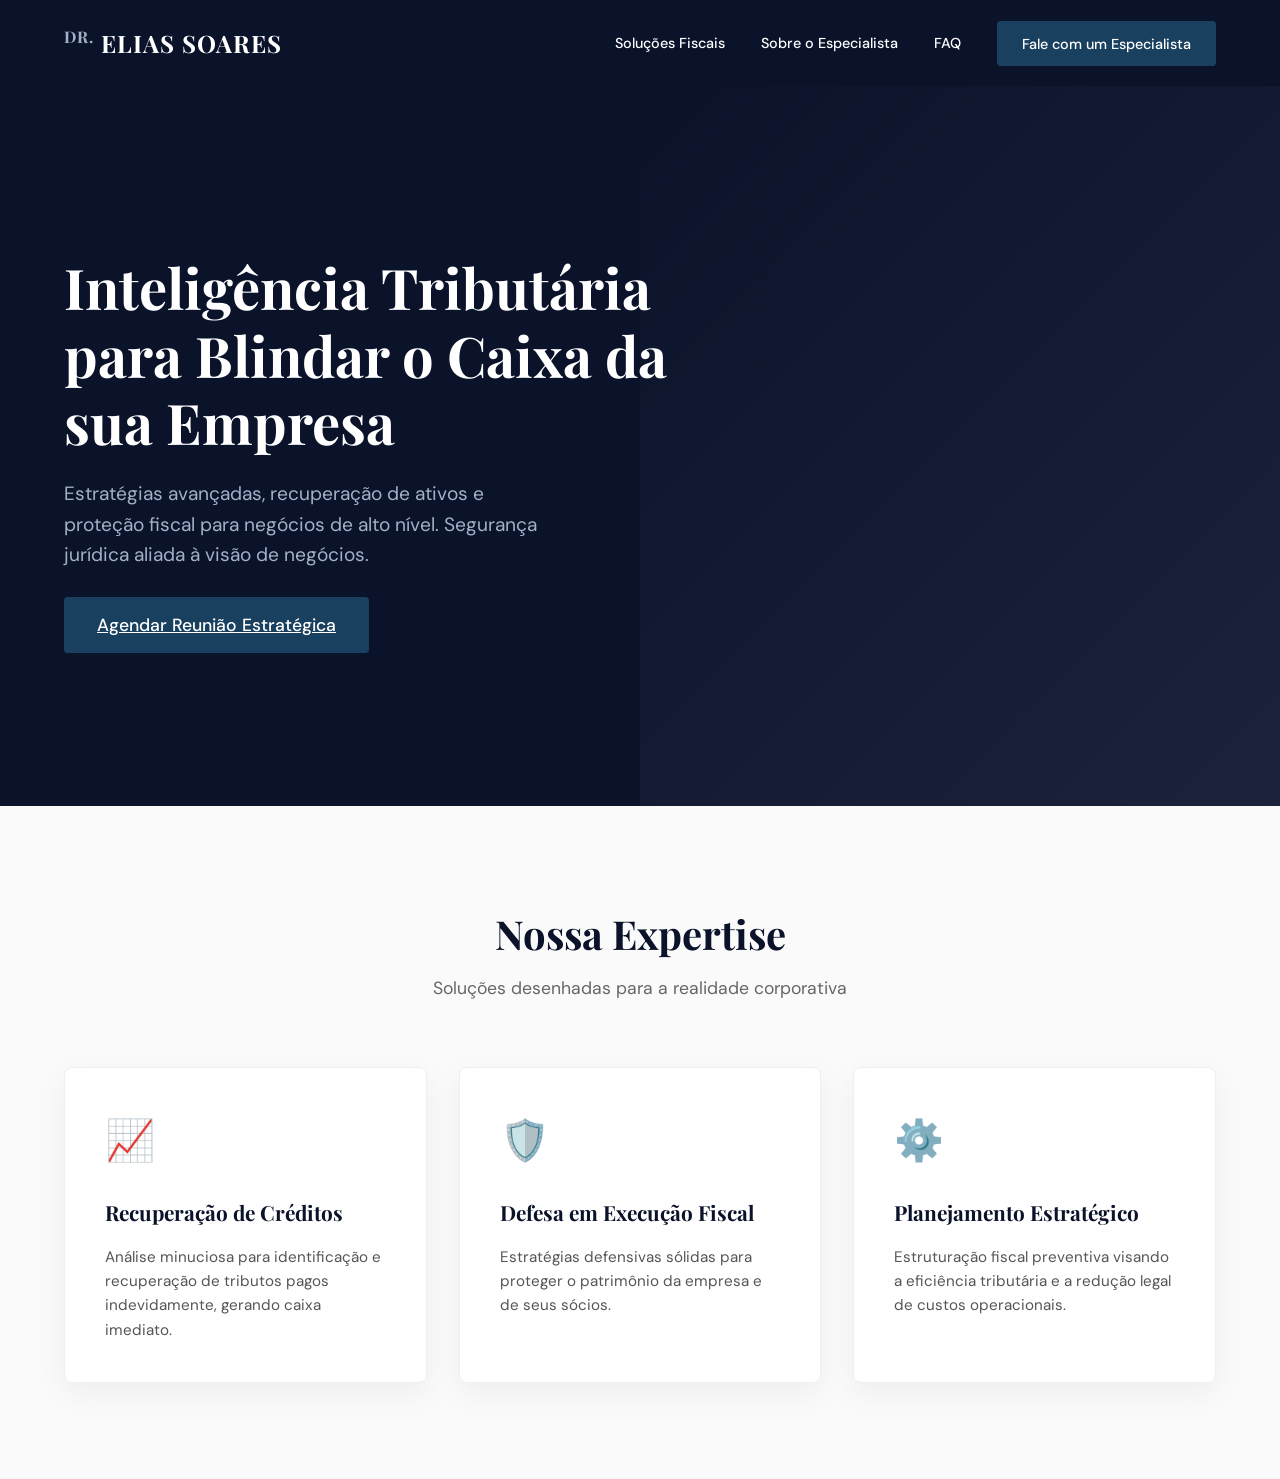
<file: templates/index.html>
<!DOCTYPE html>
<html lang="pt-BR">
<head>
    <meta charset="UTF-8">
    <meta name="viewport" content="width=device-width, initial-scale=1.0">
    <meta name="description" content="Dr. Elias Soares, Especialista em Direito Tributário e Soluções Fiscais. Recuperação de créditos tributários, defesa em execução fiscal e inteligência para B2B.">
    <title>Dr. Elias Soares | Especialista em Direito Tributário e Soluções Fiscais</title>
    
    <!-- Schema Markup (AIO e SEO) -->
    <script type="application/ld+json">
    {
      "@context": "https://schema.org",
      "@graph": [
        {
          "@type": "Person",
          "@id": "https://dreliassoares.com.br/#person",
          "name": "Elias Soares",
          "jobTitle": "Especialista em Direito Tributário",
          "url": "https://dreliassoares.com.br",
          "description": "Especialista focado em recuperação de créditos tributários e soluções fiscais estratégicas para empresas."
        },
        {
          "@type": "LegalService",
          "@id": "https://dreliassoares.com.br/#office",
          "name": "Dr. Elias Soares - Soluções Fiscais",
          "url": "https://dreliassoares.com.br",
          "founder": {"@id": "https://dreliassoares.com.br/#person"},
          "description": "Inteligência tributária e soluções focadas na recuperação de caixa para o setor B2B.",
          "priceRange": "$$$"
        }
      ]
    }
    </script>

    <link rel="preconnect" href="https://fonts.googleapis.com">
    <link rel="preconnect" href="https://fonts.gstatic.com" crossorigin>
    <link href="https://fonts.googleapis.com/css2?family=DM+Sans:opsz,wght@9..40,400;9..40,500;9..40,700&family=Playfair+Display:wght@400;600;700&display=swap" rel="stylesheet">
    <link rel="stylesheet" href="style.css">
</head>
<body>
    <nav class="navbar">
        <div class="logo">
            <span class="dr">DR.</span> ELIAS SOARES
        </div>
        <div class="nav-links">
            <a href="#solucoes">Soluções Fiscais</a>
            <a href="#sobre">Sobre o Especialista</a>
            <a href="#faq">FAQ</a>
            <a href="#contato" class="btn-primary">Fale com um Especialista</a>
        </div>
    </nav>

    <header class="hero">
        <div class="hero-content">
            <h1>Inteligência Tributária para Blindar o Caixa da sua Empresa</h1>
            <p>Estratégias avançadas, recuperação de ativos e proteção fiscal para negócios de alto nível. Segurança jurídica aliada à visão de negócios.</p>
            <a href="#contato" class="btn-primary large">Agendar Reunião Estratégica</a>
        </div>
    </header>

    <section id="solucoes" class="services">
        <div class="section-title">
            <h2>Nossa Expertise</h2>
            <p>Soluções desenhadas para a realidade corporativa</p>
        </div>
        <div class="cards-container">
            <div class="card">
                <div class="icon">📈</div>
                <h3>Recuperação de Créditos</h3>
                <p>Análise minuciosa para identificação e recuperação de tributos pagos indevidamente, gerando caixa imediato.</p>
            </div>
            <div class="card">
                <div class="icon">🛡️</div>
                <h3>Defesa em Execução Fiscal</h3>
                <p>Estratégias defensivas sólidas para proteger o patrimônio da empresa e de seus sócios.</p>
            </div>
            <div class="card">
                <div class="icon">⚙️</div>
                <h3>Planejamento Estratégico</h3>
                <p>Estruturação fiscal preventiva visando a eficiência tributária e a redução legal de custos operacionais.</p>
            </div>
        </div>
    </section>
</body>
</html>
</file>
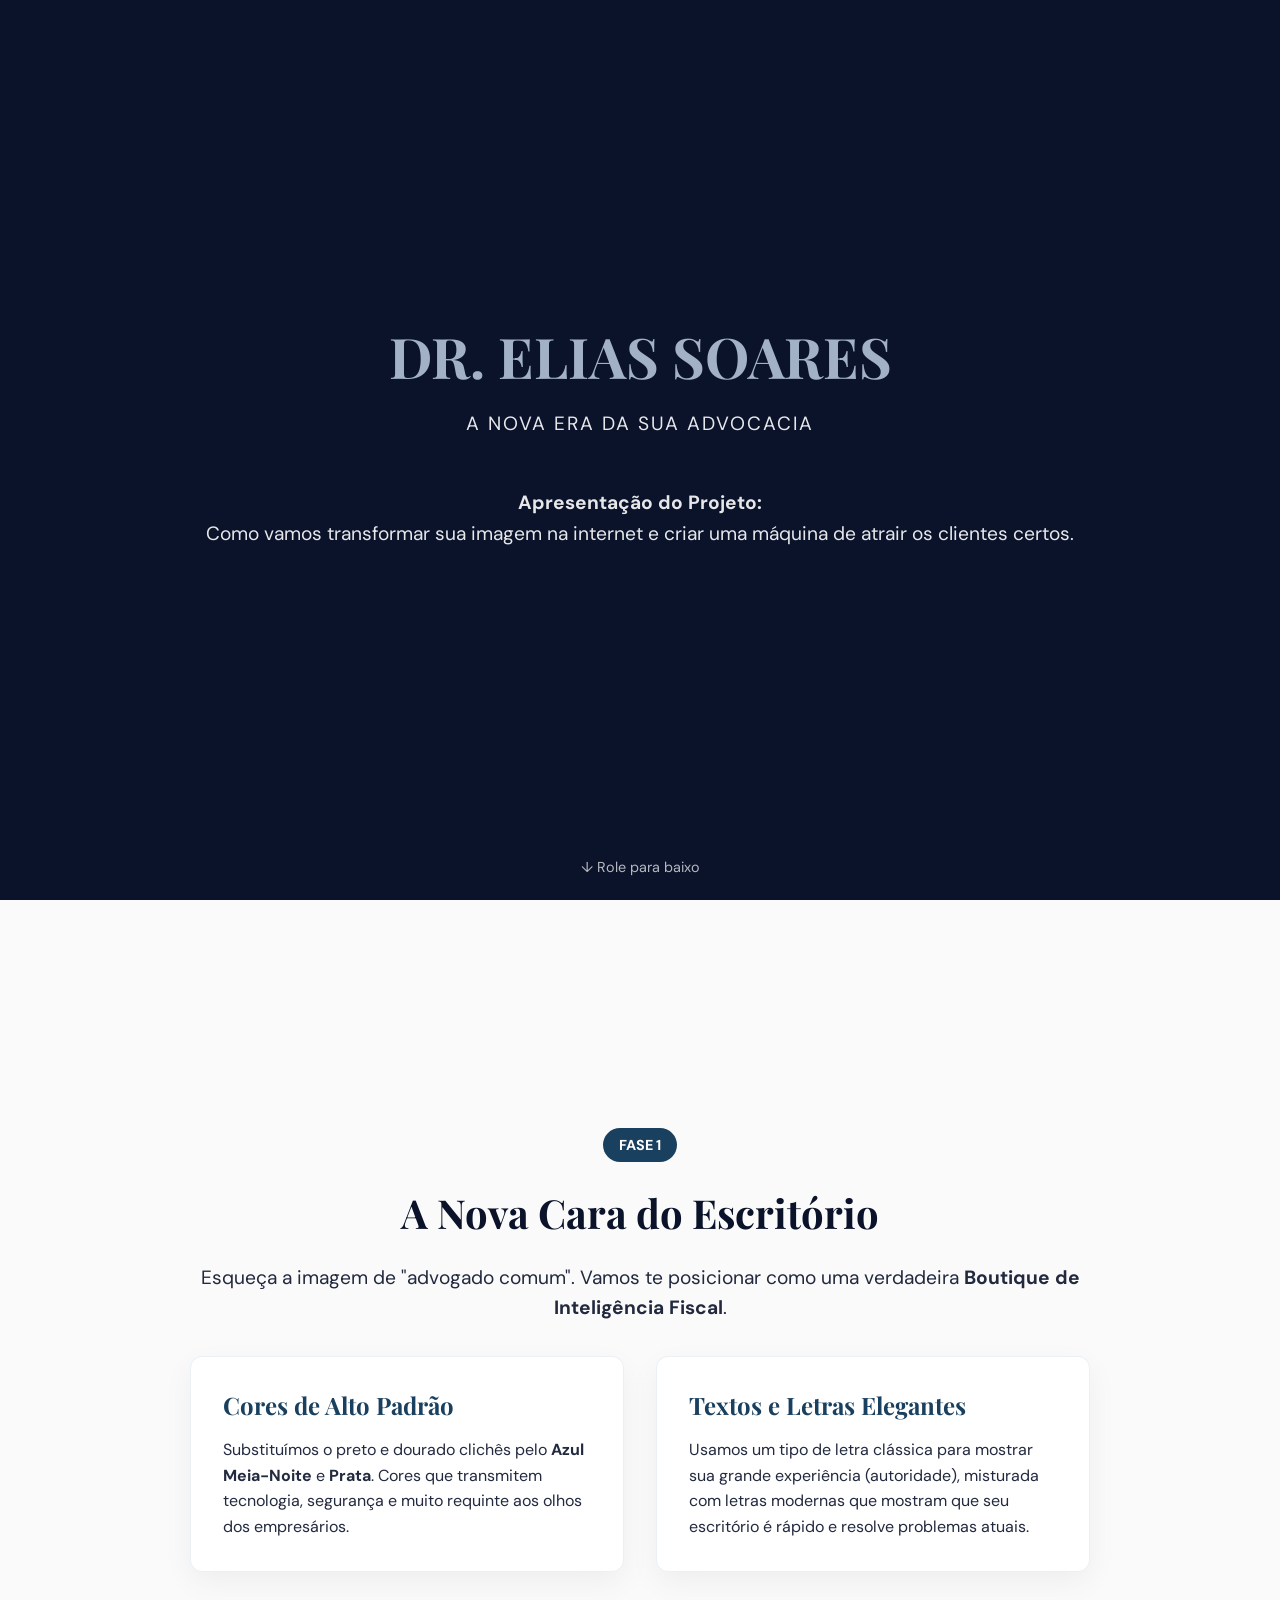
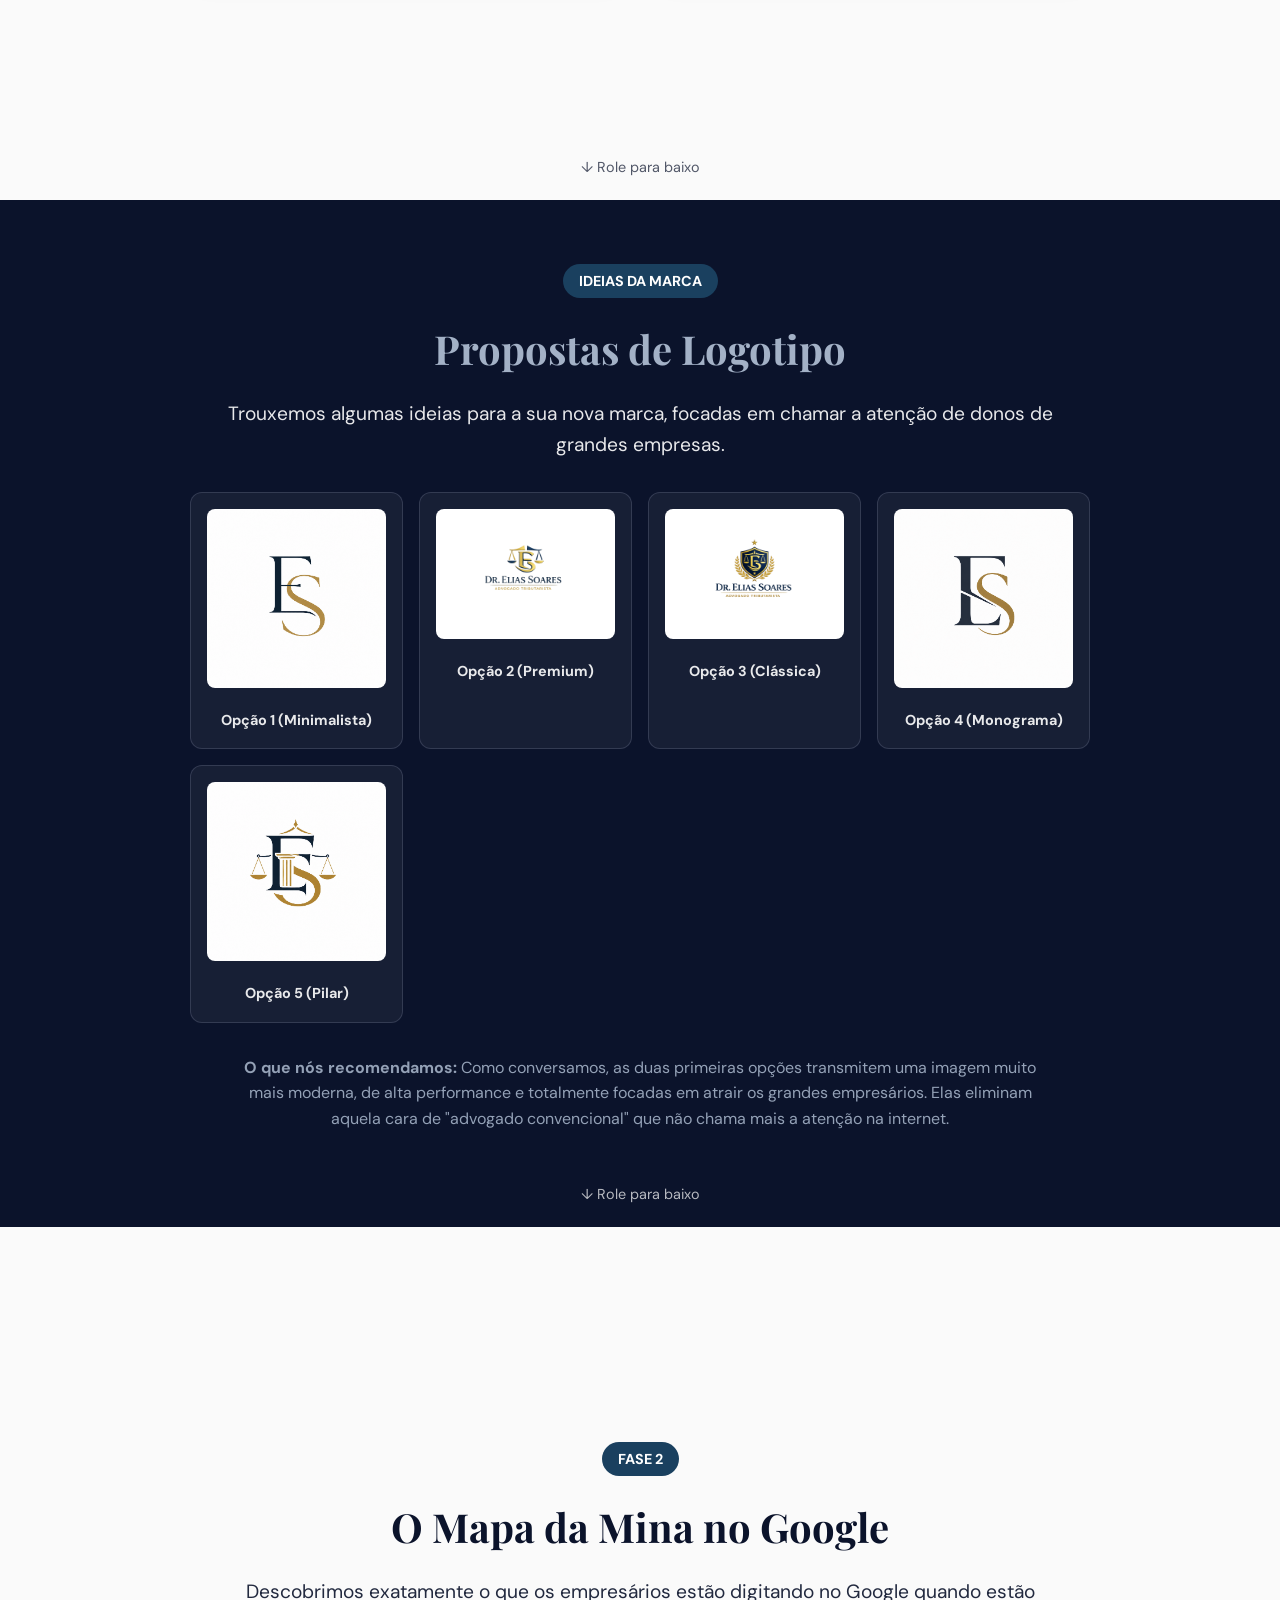
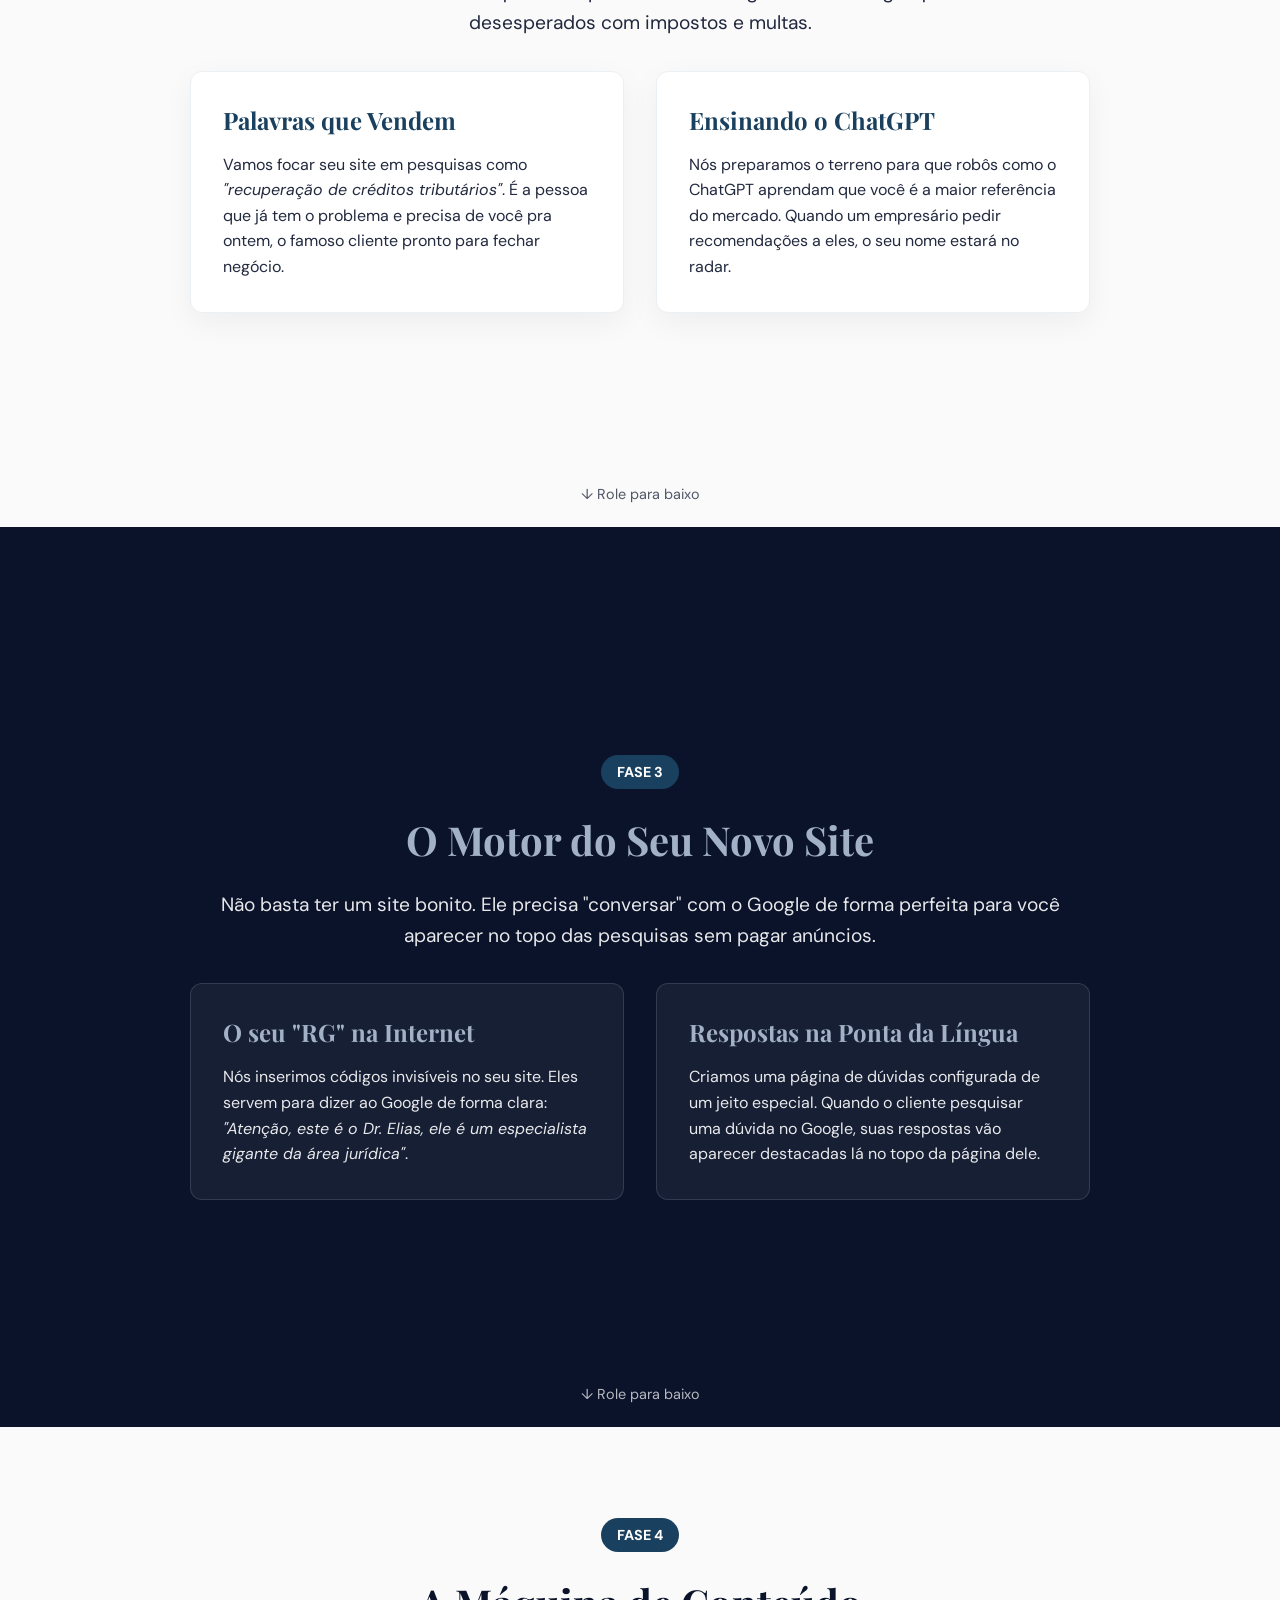
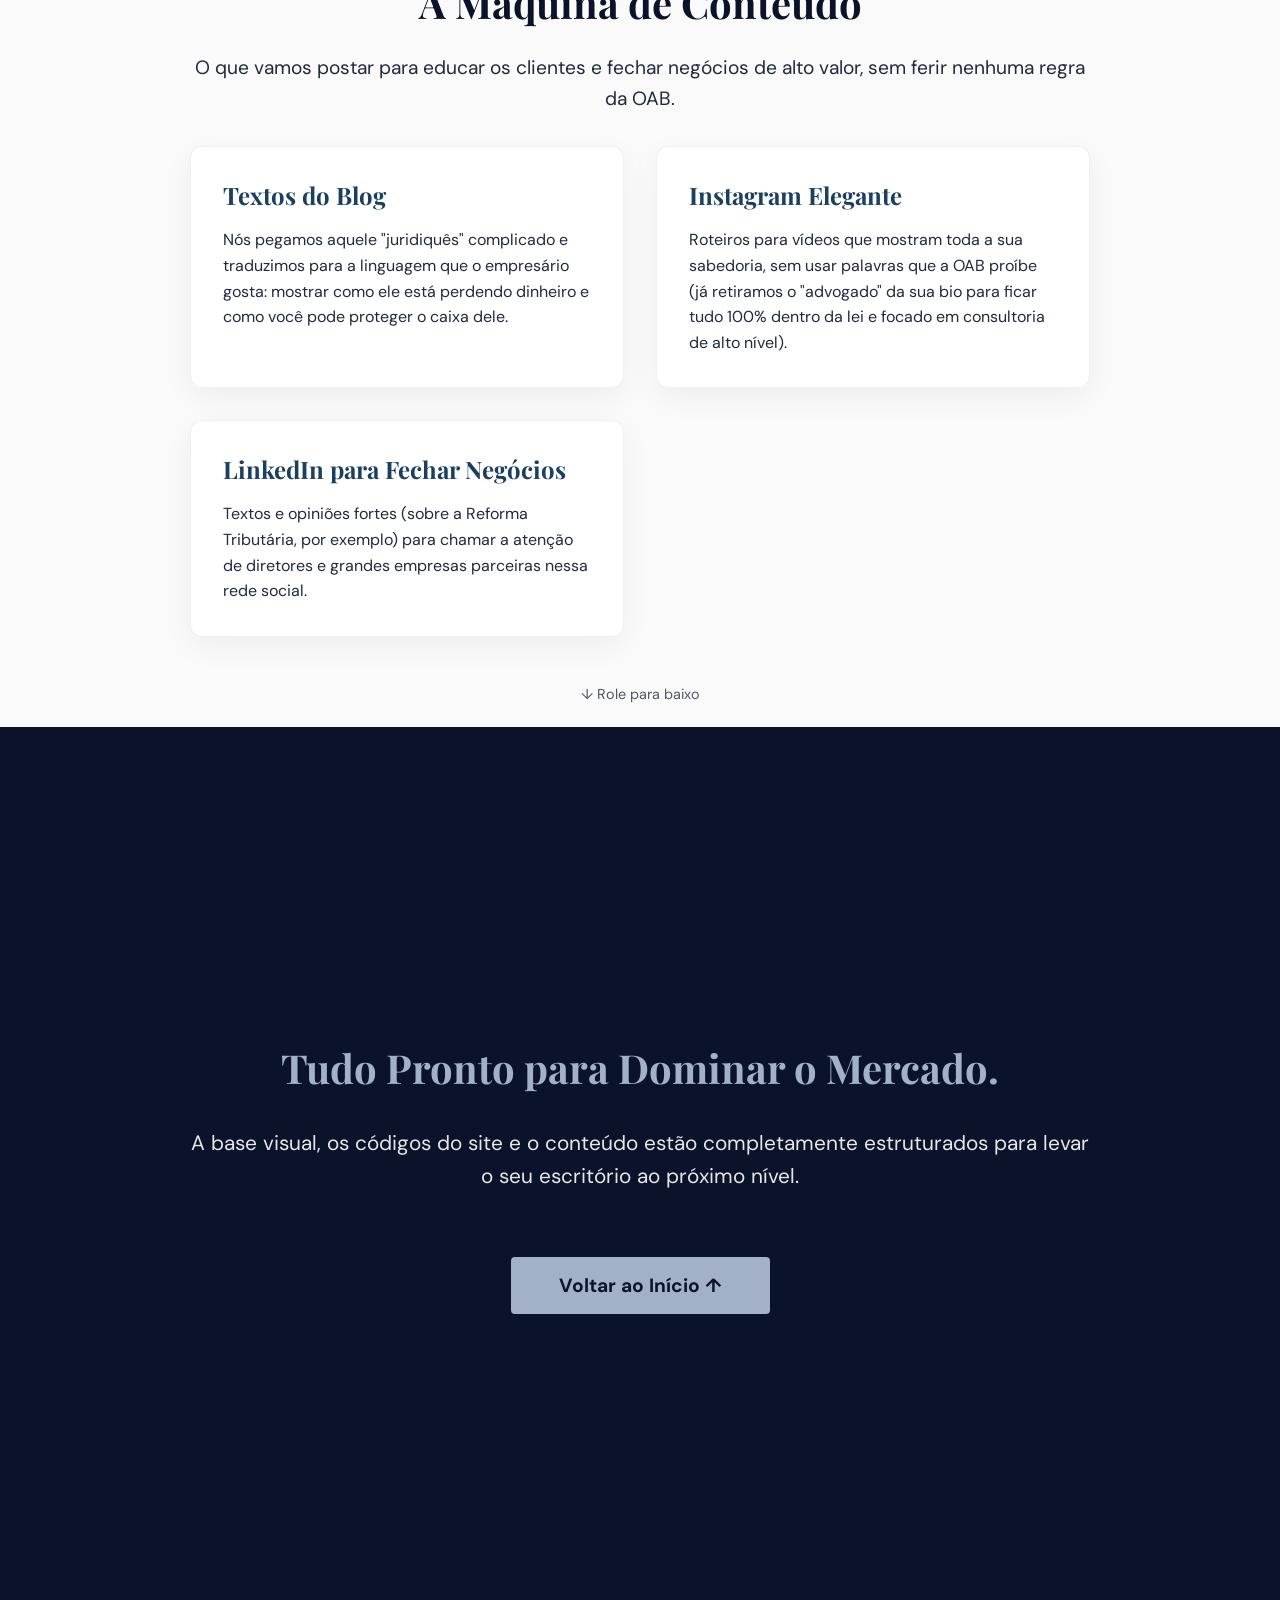
<file: apresentacao.html>
<!DOCTYPE html>
<html lang="pt-BR">
<head>
    <meta charset="UTF-8">
    <meta name="viewport" content="width=device-width, initial-scale=1.0">
    <title>Apresentação de Projeto - Dr. Elias Soares</title>
    <link href="https://fonts.googleapis.com/css2?family=DM+Sans:wght@400;500;700&family=Playfair+Display:wght@400;700&display=swap" rel="stylesheet">
    <style>
        :root {
            --primary: #0B132B; /* Azul Meia-Noite */
            --secondary: #A3B1C6; /* Prata Acetinado */
            --accent: #1A405F; /* Azul Safira */
            --bg: #FAFAFA;
            --surface: #EBF0F5;
            --text-light: #ffffff;
            --text-dark: #0B132B;
        }

        * {
            margin: 0;
            padding: 0;
            box-sizing: border-box;
        }

        body {
            font-family: 'DM Sans', sans-serif;
            background-color: var(--primary);
            color: var(--text-light);
            overflow-y: scroll;
            scroll-snap-type: y mandatory;
            scroll-behavior: smooth;
        }

        .slide {
            min-height: 100vh;
            width: 100%;
            display: flex;
            flex-direction: column;
            justify-content: center;
            align-items: center;
            scroll-snap-align: start;
            padding: 4rem 5%;
            position: relative;
        }

        .slide:nth-child(odd) { background-color: var(--primary); }
        .slide:nth-child(even) { background-color: var(--bg); color: var(--text-dark); }

        .slide-content {
            max-width: 900px;
            width: 100%;
            text-align: center;
            animation: fadeIn 1s ease-in-out;
        }

        @keyframes fadeIn {
            from { opacity: 0; transform: translateY(20px); }
            to { opacity: 1; transform: translateY(0); }
        }

        h1, h2 {
            font-family: 'Playfair Display', serif;
            margin-bottom: 1rem;
        }

        h1 {
            font-size: 3.5rem;
            color: var(--secondary);
        }

        .slide:nth-child(even) h2 { color: var(--primary); }
        .slide:nth-child(odd) h2 { color: var(--secondary); }

        h2 { font-size: 2.5rem; margin-bottom: 1.5rem; }

        p {
            font-size: 1.2rem;
            line-height: 1.6;
            margin-bottom: 2rem;
            color: inherit;
            opacity: 0.9;
        }

        .grid {
            display: grid;
            grid-template-columns: repeat(auto-fit, minmax(280px, 1fr));
            gap: 2rem;
            margin-top: 2rem;
        }

        .card {
            background: rgba(255, 255, 255, 0.05);
            padding: 2rem;
            border-radius: 12px;
            border: 1px solid rgba(163, 177, 198, 0.2);
            text-align: left;
        }

        .slide:nth-child(even) .card {
            background: white;
            border-color: var(--surface);
            box-shadow: 0 10px 30px rgba(11, 19, 43, 0.05);
        }

        .card h3 {
            font-family: 'Playfair Display', serif;
            font-size: 1.5rem;
            margin-bottom: 1rem;
            color: var(--accent);
        }
        
        .slide:nth-child(odd) .card h3 { color: var(--secondary); }

        .card p {
            font-size: 1rem;
            margin-bottom: 0;
        }

        .badge {
            display: inline-block;
            padding: 0.5rem 1rem;
            background: var(--accent);
            color: white;
            border-radius: 20px;
            font-size: 0.9rem;
            font-weight: bold;
            margin-bottom: 1.5rem;
        }

        .scroll-indicator {
            position: absolute;
            bottom: 1.5rem;
            left: 50%;
            transform: translateX(-50%);
            animation: bounce 2s infinite;
            opacity: 0.7;
            font-size: 0.9rem;
        }

        @keyframes bounce {
            0%, 20%, 50%, 80%, 100% { transform: translateY(0) translateX(-50%); }
            40% { transform: translateY(-10px) translateX(-50%); }
            60% { transform: translateY(-5px) translateX(-50%); }
        }

        /* Responsividade para Celulares (Mobile) */
        @media (max-width: 768px) {
            h1 { font-size: 2.2rem; }
            h2 { font-size: 1.8rem; }
            p { font-size: 1rem; }
            .slide { padding: 4rem 1.5rem 6rem 1.5rem; justify-content: flex-start; }
            .grid { grid-template-columns: 1fr; gap: 1rem; }
            .card { padding: 1.5rem; }
            .scroll-indicator { bottom: 1rem; }
        }
    </style>
</head>
<body>

    <!-- Capa -->
    <section class="slide">
        <div class="slide-content" style="margin-top: auto; margin-bottom: auto;">
            <h1>DR. ELIAS SOARES</h1>
            <p style="font-size: 1.2rem; letter-spacing: 2px; text-transform: uppercase;">A Nova Era da Sua Advocacia</p>
            <div style="margin-top: 3rem;">
                <p><strong>Apresentação do Projeto:</strong><br>Como vamos transformar sua imagem na internet e criar uma máquina de atrair os clientes certos.</p>
            </div>
        </div>
        <div class="scroll-indicator">↓ Role para baixo</div>
    </section>

    <!-- Fase 1 -->
    <section class="slide">
        <div class="slide-content">
            <span class="badge">FASE 1</span>
            <h2>A Nova Cara do Escritório</h2>
            <p>Esqueça a imagem de "advogado comum". Vamos te posicionar como uma verdadeira <strong>Boutique de Inteligência Fiscal</strong>.</p>
            
            <div class="grid">
                <div class="card">
                    <h3>Cores de Alto Padrão</h3>
                    <p>Substituímos o preto e dourado clichês pelo <strong>Azul Meia-Noite</strong> e <strong>Prata</strong>. Cores que transmitem tecnologia, segurança e muito requinte aos olhos dos empresários.</p>
                </div>
                <div class="card">
                    <h3>Textos e Letras Elegantes</h3>
                    <p>Usamos um tipo de letra clássica para mostrar sua grande experiência (autoridade), misturada com letras modernas que mostram que seu escritório é rápido e resolve problemas atuais.</p>
                </div>
            </div>
        </div>
        <div class="scroll-indicator">↓ Role para baixo</div>
    </section>

    <!-- Logos -->
    <section class="slide">
        <div class="slide-content">
            <span class="badge">IDEIAS DA MARCA</span>
            <h2>Propostas de Logotipo</h2>
            <p>Trouxemos algumas ideias para a sua nova marca, focadas em chamar a atenção de donos de grandes empresas.</p>
            
            <div class="grid" style="grid-template-columns: repeat(auto-fit, minmax(180px, 1fr)); gap: 1rem;">
                <div class="card" style="text-align: center; padding: 1rem;">
                    <img src="assets/logo1.png" alt="Conceito 1" style="max-width: 100%; border-radius: 8px; margin-bottom: 1rem; object-fit: contain;">
                    <p style="font-size: 0.9rem; font-weight: bold;">Opção 1 (Minimalista)</p>
                </div>
                <div class="card" style="text-align: center; padding: 1rem;">
                    <img src="assets/logo2.png" alt="Conceito 2" style="max-width: 100%; border-radius: 8px; margin-bottom: 1rem; object-fit: contain; background-color: white; padding: 1rem;">
                    <p style="font-size: 0.9rem; font-weight: bold;">Opção 2 (Premium)</p>
                </div>
                <div class="card" style="text-align: center; padding: 1rem;">
                    <img src="assets/logo3.png" alt="Conceito 3" style="max-width: 100%; border-radius: 8px; margin-bottom: 1rem; object-fit: contain; background-color: white; padding: 1rem;">
                    <p style="font-size: 0.9rem; font-weight: bold;">Opção 3 (Clássica)</p>
                </div>
                <div class="card" style="text-align: center; padding: 1rem;">
                    <img src="assets/logo4.png" alt="Conceito 4" style="max-width: 100%; border-radius: 8px; margin-bottom: 1rem; object-fit: contain;">
                    <p style="font-size: 0.9rem; font-weight: bold;">Opção 4 (Monograma)</p>
                </div>
                <div class="card" style="text-align: center; padding: 1rem;">
                    <img src="assets/logo5.png" alt="Conceito 5" style="max-width: 100%; border-radius: 8px; margin-bottom: 1rem; object-fit: contain;">
                    <p style="font-size: 0.9rem; font-weight: bold;">Opção 5 (Pilar)</p>
                </div>
            </div>
            <p style="font-size: 1rem; margin-top: 2rem; color: var(--secondary); max-width: 800px; margin-left: auto; margin-right: auto; line-height: 1.6;">
                <strong>O que nós recomendamos:</strong> Como conversamos, as duas primeiras opções transmitem uma imagem muito mais moderna, de alta performance e totalmente focadas em atrair os grandes empresários. Elas eliminam aquela cara de "advogado convencional" que não chama mais a atenção na internet.
            </p>
        </div>
        <div class="scroll-indicator">↓ Role para baixo</div>
    </section>

    <!-- Fase 2 -->
    <section class="slide">
        <div class="slide-content">
            <span class="badge">FASE 2</span>
            <h2>O Mapa da Mina no Google</h2>
            <p>Descobrimos exatamente o que os empresários estão digitando no Google quando estão desesperados com impostos e multas.</p>
            
            <div class="grid">
                <div class="card">
                    <h3>Palavras que Vendem</h3>
                    <p>Vamos focar seu site em pesquisas como <em>"recuperação de créditos tributários"</em>. É a pessoa que já tem o problema e precisa de você pra ontem, o famoso cliente pronto para fechar negócio.</p>
                </div>
                <div class="card">
                    <h3>Ensinando o ChatGPT</h3>
                    <p>Nós preparamos o terreno para que robôs como o ChatGPT aprendam que você é a maior referência do mercado. Quando um empresário pedir recomendações a eles, o seu nome estará no radar.</p>
                </div>
            </div>
        </div>
        <div class="scroll-indicator">↓ Role para baixo</div>
    </section>

    <!-- Fase 3 -->
    <section class="slide">
        <div class="slide-content">
            <span class="badge">FASE 3</span>
            <h2>O Motor do Seu Novo Site</h2>
            <p>Não basta ter um site bonito. Ele precisa "conversar" com o Google de forma perfeita para você aparecer no topo das pesquisas sem pagar anúncios.</p>
            
            <div class="grid">
                <div class="card">
                    <h3>O seu "RG" na Internet</h3>
                    <p>Nós inserimos códigos invisíveis no seu site. Eles servem para dizer ao Google de forma clara: <em>"Atenção, este é o Dr. Elias, ele é um especialista gigante da área jurídica"</em>.</p>
                </div>
                <div class="card">
                    <h3>Respostas na Ponta da Língua</h3>
                    <p>Criamos uma página de dúvidas configurada de um jeito especial. Quando o cliente pesquisar uma dúvida no Google, suas respostas vão aparecer destacadas lá no topo da página dele.</p>
                </div>
            </div>
        </div>
        <div class="scroll-indicator">↓ Role para baixo</div>
    </section>

    <!-- Fase 4 -->
    <section class="slide">
        <div class="slide-content">
            <span class="badge">FASE 4</span>
            <h2>A Máquina de Conteúdo</h2>
            <p>O que vamos postar para educar os clientes e fechar negócios de alto valor, sem ferir nenhuma regra da OAB.</p>
            
            <div class="grid">
                <div class="card">
                    <h3>Textos do Blog</h3>
                    <p>Nós pegamos aquele "juridiquês" complicado e traduzimos para a linguagem que o empresário gosta: mostrar como ele está perdendo dinheiro e como você pode proteger o caixa dele.</p>
                </div>
                <div class="card">
                    <h3>Instagram Elegante</h3>
                    <p>Roteiros para vídeos que mostram toda a sua sabedoria, sem usar palavras que a OAB proíbe (já retiramos o "advogado" da sua bio para ficar tudo 100% dentro da lei e focado em consultoria de alto nível).</p>
                </div>
                <div class="card">
                    <h3>LinkedIn para Fechar Negócios</h3>
                    <p>Textos e opiniões fortes (sobre a Reforma Tributária, por exemplo) para chamar a atenção de diretores e grandes empresas parceiras nessa rede social.</p>
                </div>
            </div>
        </div>
        <div class="scroll-indicator">↓ Role para baixo</div>
    </section>

    <!-- Final -->
    <section class="slide">
        <div class="slide-content" style="margin-top: auto; margin-bottom: auto;">
            <h2>Tudo Pronto para Dominar o Mercado.</h2>
            <p style="font-size: 1.3rem; margin-top: 2rem;">A base visual, os códigos do site e o conteúdo estão completamente estruturados para levar o seu escritório ao próximo nível.</p>
            <a href="#" style="display: inline-block; margin-top: 2rem; padding: 1rem 3rem; background: var(--secondary); color: var(--primary); text-decoration: none; font-weight: bold; border-radius: 4px; font-size: 1.2rem;">Voltar ao Início ↑</a>
        </div>
    </section>

</body>
</html>
</file>
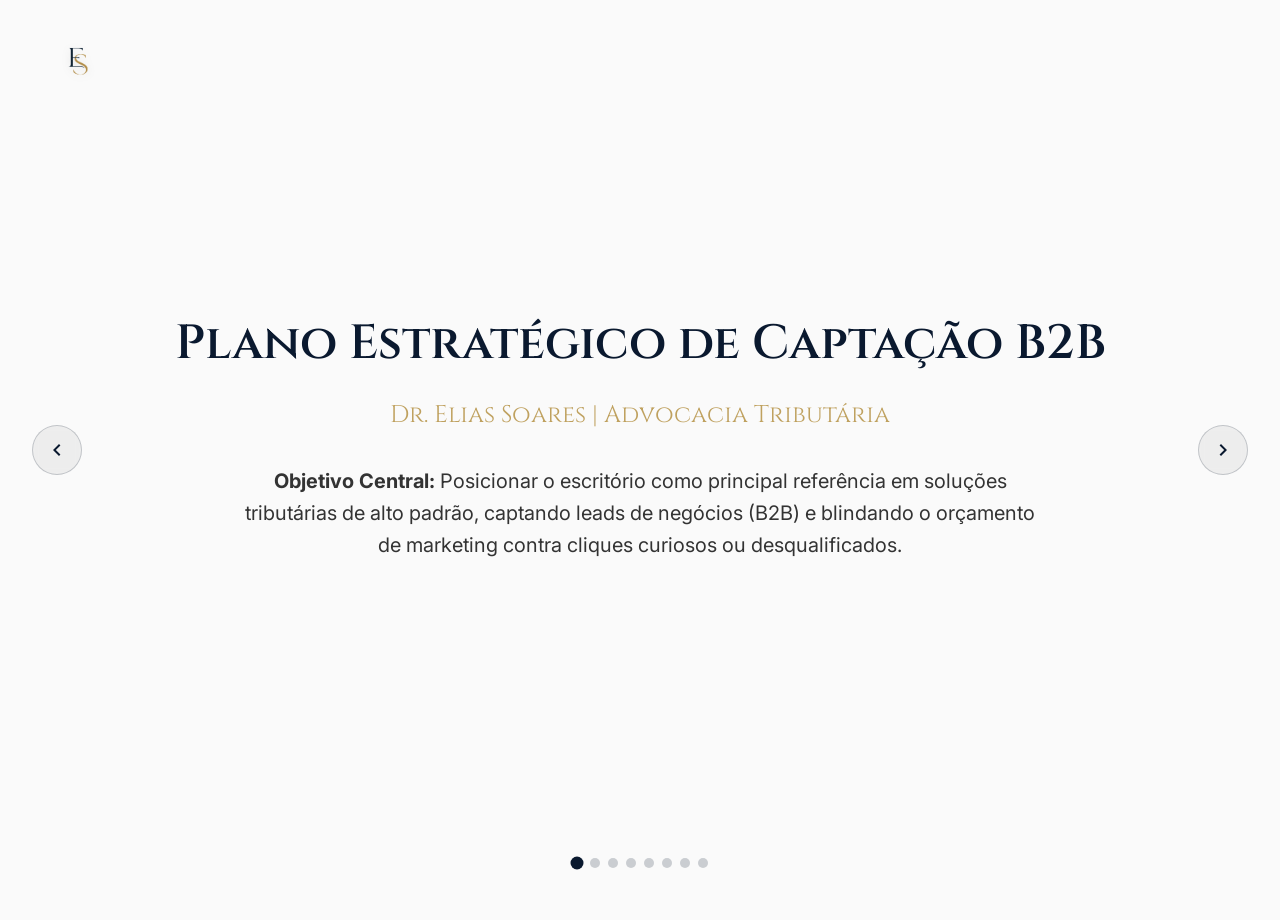
<file: plano_estrategico.html>
<!DOCTYPE html>
<html lang="pt-BR">
<head>
    <meta charset="UTF-8">
    <meta name="viewport" content="width=device-width, initial-scale=1.0">
    <title>Plano Estratégico de Captação B2B: Dr. Elias Soares</title>
    <link rel="preconnect" href="https://fonts.googleapis.com">
    <link rel="preconnect" href="https://fonts.gstatic.com" crossorigin>
    <link href="https://fonts.googleapis.com/css2?family=Cinzel:wght@400;600;700&family=Inter:wght@300;400;500;600&display=swap" rel="stylesheet">
    <style>
        :root {
            --primary: #0A192F; /* Navy Blue */
            --secondary: #BFA15F; /* Gold */
            --text-dark: #333333;
            --text-light: #F5F5F5;
            --bg-light: #FAFAFA;
            --white: #FFFFFF;
        }

        * {
            margin: 0;
            padding: 0;
            box-sizing: border-box;
        }

        body {
            font-family: 'Inter', sans-serif;
            background-color: var(--bg-light);
            color: var(--text-dark);
            overflow: hidden; /* Prevent scrolling, controlled via JS */
        }

        h1, h2, h3, h4 {
            font-family: 'Cinzel', serif;
            font-weight: 600;
        }

        /* Presentation Container */
        .presentation {
            width: 100vw;
            height: 100vh;
            position: relative;
        }

        /* Slides */
        .slide {
            position: absolute;
            top: 0;
            left: 0;
            width: 100%;
            height: 100%;
            opacity: 0;
            transition: opacity 0.8s ease-in-out, transform 0.8s ease-in-out;
            display: flex;
            flex-direction: column;
            justify-content: center;
            align-items: center;
            padding: 4rem 10%;
            background-color: var(--bg-light);
            z-index: 1;
            transform: translateY(20px);
            pointer-events: none;
        }

        .slide.active {
            opacity: 1;
            z-index: 10;
            transform: translateY(0);
            pointer-events: all;
        }

        /* Logo */
        .logo-container {
            position: absolute;
            top: 2rem;
            left: 3rem;
            z-index: 100;
            display: flex;
            align-items: center;
            gap: 1rem;
        }

        .logo {
            height: 60px;
            object-fit: contain;
            filter: drop-shadow(0px 2px 4px rgba(0,0,0,0.1));
        }

        /* Content Styling */
        .content-box {
            max-width: 1000px;
            width: 100%;
            text-align: left;
            position: relative;
        }

        .slide-capa .content-box {
            text-align: center;
        }

        .title {
            font-size: 3rem;
            color: var(--primary);
            margin-bottom: 1.5rem;
            line-height: 1.2;
        }

        .subtitle {
            font-size: 1.5rem;
            font-weight: 300;
            margin-bottom: 2rem;
            color: var(--secondary);
            line-height: 1.5;
        }

        .text-body {
            font-size: 1.25rem;
            line-height: 1.6;
            margin-bottom: 1.5rem;
            color: var(--text-dark);
        }

        .highlight {
            color: var(--primary);
            font-weight: 600;
        }

        /* Lists */
        ul {
            list-style: none;
            margin-top: 1.5rem;
        }

        ul li {
            font-size: 1.15rem;
            margin-bottom: 1.2rem;
            padding-left: 2rem;
            position: relative;
            color: var(--text-dark);
        }

        ul li::before {
            content: "•";
            color: var(--secondary);
            font-size: 2rem;
            position: absolute;
            left: 0;
            top: -10px;
        }

        /* Table */
        .table-container {
            width: 100%;
            overflow-x: auto;
            margin-top: 2rem;
            border-radius: 8px;
            box-shadow: 0 10px 30px rgba(0,0,0,0.08);
        }

        table {
            width: 100%;
            border-collapse: collapse;
            background-color: var(--white);
            color: var(--text-dark);
        }

        th, td {
            padding: 1rem;
            text-align: left;
            border-bottom: 1px solid #eee;
        }

        th {
            background-color: var(--primary);
            color: var(--secondary);
            font-family: 'Cinzel', serif;
            font-weight: 600;
        }

        tr:nth-child(even) {
            background-color: #f9f9f9;
        }

        .table-total {
            background-color: var(--secondary);
            color: var(--primary);
            font-weight: bold;
        }
        
        .table-total td {
            border-bottom: none;
        }

        /* Navigation Arrows */
        .nav-btn {
            position: absolute;
            top: 50%;
            transform: translateY(-50%);
            background: rgba(0, 0, 0, 0.05);
            border: 1px solid rgba(10, 25, 47, 0.2);
            color: var(--primary);
            width: 50px;
            height: 50px;
            border-radius: 50%;
            display: flex;
            justify-content: center;
            align-items: center;
            cursor: pointer;
            z-index: 100;
            transition: all 0.3s ease;
            backdrop-filter: blur(5px);
        }

        .nav-btn:hover {
            background: var(--primary);
            color: var(--white);
            transform: translateY(-50%) scale(1.1);
            border-color: var(--primary);
        }

        .nav-prev {
            left: 2rem;
        }

        .nav-next {
            right: 2rem;
        }

        .nav-btn svg {
            width: 24px;
            height: 24px;
            fill: currentColor;
        }

        /* Progress Bar */
        .progress-container {
            position: absolute;
            bottom: 2rem;
            left: 50%;
            transform: translateX(-50%);
            display: flex;
            gap: 0.5rem;
            z-index: 100;
        }

        .progress-dot {
            width: 10px;
            height: 10px;
            border-radius: 50%;
            background-color: rgba(10, 25, 47, 0.2);
            cursor: pointer;
            transition: all 0.3s ease;
        }

        .progress-dot.active {
            background-color: var(--primary);
            transform: scale(1.3);
        }

        /* Layout Helpers */
        .flex-row {
            display: flex;
            gap: 2rem;
            align-items: center;
        }
        
        .flex-col {
            flex: 1;
        }

        /* Responsive */
        @media (max-width: 768px) {
            .title {
                font-size: 2rem;
            }
            .subtitle {
                font-size: 1.2rem;
            }
            .text-body, ul li {
                font-size: 1rem;
            }
            .slide {
                padding: 6rem 5% 4rem; /* More padding top for logo, less side padding */
            }
            .logo-container {
                top: 1rem;
                left: 1rem;
            }
            .logo {
                height: 40px;
            }
            .nav-btn {
                width: 40px;
                height: 40px;
                bottom: 1rem;
                top: auto;
                transform: none;
                background: rgba(0, 0, 0, 0.05);
            }
            .nav-prev {
                left: 1rem;
            }
            .nav-next {
                right: 1rem;
            }
            .nav-btn:hover {
                transform: scale(1.1);
            }
            .table-container {
                font-size: 0.8rem;
            }
            th, td {
                padding: 0.5rem;
            }
        }
    </style>
</head>
<body>

    <div class="logo-container">
        <!-- Logo Image -->
        <img src="ES_transparent.png" alt="Logo Dr. Elias Soares" class="logo" onerror="this.src='ES - AZUL E PRATA .png'; this.onerror=null;">
    </div>

    <div class="presentation" id="presentation">
        
        <!-- Slide 1: Capa -->
        <div class="slide slide-capa active">
            <div class="content-box">
                <h1 class="title">Plano Estratégico de Captação B2B</h1>
                <h2 class="subtitle">Dr. Elias Soares | Advocacia Tributária</h2>
                <p class="text-body" style="margin-top: 2rem; max-width: 800px; margin-left: auto; margin-right: auto;">
                    <strong>Objetivo Central:</strong> Posicionar o escritório como principal referência em soluções tributárias de alto padrão, captando leads de negócios (B2B) e blindando o orçamento de marketing contra cliques curiosos ou desqualificados.
                </p>
            </div>
        </div>

        <!-- Slide 2: Mapeamento -->
        <div class="slide">
            <div class="content-box">
                <h2 class="title">Mapeamento Estratégico de Palavras-Chave</h2>
                <h3 class="subtitle">Como seremos encontrados pelos clientes ideais</h3>
                <p class="text-body">
                    A campanha foi estruturada no modelo <span class="highlight">STAG (Grupos de Tema Único)</span>, garantindo que o anúncio seja uma resposta exata para o que o empresário digitou. 
                </p>
                <p class="text-body">
                    Dividimos as buscas nos seguintes cenários estratégicos para maximizar a conversão:
                </p>
            </div>
        </div>

        <!-- Slide 3: Fundo de Funil -->
        <div class="slide">
            <div class="content-box flex-row" style="flex-wrap: wrap;">
                <div class="flex-col">
                    <h2 class="title">Fundo de Funil</h2>
                    <h3 class="subtitle">Busca Direta por Especialista</h3>
                    <p class="text-body">
                        Nesta etapa, o lead já sabe que precisa de um advogado e está escolhendo o escritório ideal para o seu negócio.
                    </p>
                    <p class="text-body highlight" style="margin-top: 1rem;">Termos específicos trabalhados:</p>
                    <ul>
                        <li>"advogado tributarista em Maceió"</li>
                        <li>"escritório de advocacia tributária"</li>
                        <li>"especialista em direito tributário empresarial"</li>
                        <li>"escritório de direito tributário" <span style="font-size: 0.8em; color: var(--secondary);">(Nova)</span></li>
                        <li>"advogado área tributária" <span style="font-size: 0.8em; color: var(--secondary);">(Nova)</span></li>
                    </ul>
                </div>
            </div>
        </div>

        <!-- Slide 4: Meio de Funil -->
        <div class="slide">
            <div class="content-box">
                <h2 class="title">Meio de Funil</h2>
                <h3 class="subtitle">Busca por Soluções e Rentabilidade B2B</h3>
                <p class="text-body">O lead tem um problema ou oportunidade e busca quem possa resolver.</p>
                
                <div style="display: grid; grid-template-columns: repeat(auto-fit, minmax(300px, 1fr)); gap: 1.5rem; margin-top: 2rem;">
                    <div style="background: var(--white); padding: 1.5rem; border-radius: 8px; border-left: 4px solid var(--primary); box-shadow: 0 4px 6px rgba(0,0,0,0.05);">
                        <h4 style="color: var(--primary); margin-bottom: 0.5rem; font-family: 'Inter', sans-serif;">Recuperação de Caixa</h4>
                        <p style="font-size: 0.95rem; color: #555;">“restituição de créditos tributários”<br>“recuperar impostos pagos indevidamente”</p>
                    </div>
                    <div style="background: var(--white); padding: 1.5rem; border-radius: 8px; border-left: 4px solid var(--secondary); box-shadow: 0 4px 6px rgba(0,0,0,0.05);">
                        <h4 style="color: var(--primary); margin-bottom: 0.5rem; font-family: 'Inter', sans-serif;">Defesa e Auditoria</h4>
                        <p style="font-size: 0.95rem; color: #555; line-height: 1.4;">"defesa em autuação fiscal"<br>"auditoria fiscal preventiva"<br>"auditoria fiscal" <span style="font-size: 0.8em; color: var(--secondary);">(Nova)</span><br>"empresas de auditoria" <span style="font-size: 0.8em; color: var(--secondary);">(Nova)</span><br>"auditorias tributárias" <span style="font-size: 0.8em; color: var(--secondary);">(Nova)</span><br>"advogado para crime tributário"</p>
                    </div>
                    <div style="background: var(--white); padding: 1.5rem; border-radius: 8px; border-left: 4px solid var(--primary); box-shadow: 0 4px 6px rgba(0,0,0,0.05);">
                        <h4 style="color: var(--primary); margin-bottom: 0.5rem; font-family: 'Inter', sans-serif;">Planejamento</h4>
                        <p style="font-size: 0.95rem; color: #555;">"consultoria em reforma tributária"<br>"planejamento tributário empresarial"</p>
                    </div>
                </div>
            </div>
        </div>

        <!-- Slide 5: Blindagem -->
        <div class="slide">
            <div class="content-box">
                <h2 class="title">Blindagem de Orçamento</h2>
                <h3 class="subtitle">A Lista de Bloqueio</h3>
                <p class="text-body">
                    Para garantir que o orçamento seja investido apenas em leads B2B de alto ticket, implementamos uma lista rigorosa de <span class="highlight">Palavras-Chave Negativas</span>.
                </p>
                <p class="text-body">Se o usuário digitar qualquer termo abaixo, nosso anúncio não aparecerá:</p>
                
                <ul style="display: grid; grid-template-columns: repeat(auto-fit, minmax(250px, 1fr)); gap: 1rem;">
                    <li><strong>Curiosos/Estudantes:</strong><br><span style="font-size: 0.9rem; color: #777;">grátis, gratuito, faculdade, estágio, tcc, oab, curso, pdf.</span></li>
                    <li><strong>PF e Baixa Renda:</strong><br><span style="font-size: 0.9rem; color: #777;">mei, simples nacional, pessoa física, pequenas causas, irpf.</span></li>
                    <li><strong>Fora do Foco:</strong><br><span style="font-size: 0.9rem; color: #777;">trabalhista, criminal (comum), civil, cálculo, trânsito.</span></li>
                </ul>
            </div>
        </div>
        
        <!-- Slide 6: Finanças -->
        <div class="slide">
            <div class="content-box">
                <h2 class="title">Estrutura Financeira Otimizada</h2>
                <p class="text-body">
                    Com base nos dados reais extraídos do Planejador do Google, a estrutura financeira da campanha está validada. O custo de aquisição (CPC) apresenta-se altamente competitivo.
                </p>
                <p class="text-body">
                    Substituímos termos genéricos por sugestões inovadoras e com alto volume de buscas fornecidas pelo algoritmo do Google, otimizando o ponto de equilíbrio dos lances no leilão.
                </p>
            </div>
        </div>

        <!-- Slide 7: Tabela -->
        <div class="slide">
            <div class="content-box" style="max-width: 1100px;">
                <h2 class="title" style="font-size: 2.2rem;">Investimento e Projeção</h2>
                <div class="table-container">
                    <table>
                        <thead>
                            <tr>
                                <th>Palavra-Chave</th>
                                <th>Etapa do Funil</th>
                                <th>CPC (Médio)</th>
                                <th>Cliques/Dia (Est.)</th>
                                <th>Orç. Diário</th>
                                <th>Orç. Semanal (5 dias)</th>
                            </tr>
                        </thead>
                        <tbody>
                            <tr><td>escritório de advocacia tributária</td><td>Fundo</td><td>R$ 10,00</td><td>5</td><td>R$ 50,00</td><td>R$ 250,00</td></tr>
                            <tr><td>escritório de direito tributário (Nova)</td><td>Fundo</td><td>R$ 5,50</td><td>4</td><td>R$ 22,00</td><td>R$ 110,00</td></tr>
                            <tr><td>advogado área tributária (Nova)</td><td>Fundo</td><td>R$ 12,00</td><td>4</td><td>R$ 48,00</td><td>R$ 240,00</td></tr>
                            <tr><td>advogado tributarista em Maceió*</td><td>Fundo</td><td>R$ 12,00</td><td>3</td><td>R$ 36,00</td><td>R$ 180,00</td></tr>
                            <tr><td>auditoria fiscal</td><td>Meio</td><td>R$ 4,50</td><td>10</td><td>R$ 45,00</td><td>R$ 225,00</td></tr>
                            <tr><td>auditorias tributárias (Nova)</td><td>Meio</td><td>R$ 5,00</td><td>8</td><td>R$ 40,00</td><td>R$ 200,00</td></tr>
                            <tr><td>empresas de auditoria (Nova)</td><td>Meio</td><td>R$ 12,50</td><td>3</td><td>R$ 37,50</td><td>R$ 187,50</td></tr>
                            <tr><td>planejamento tributário empresarial</td><td>Meio</td><td>R$ 6,00**</td><td>2</td><td>R$ 12,00</td><td>R$ 60,00</td></tr>
                            <tr><td>restituição de créditos tributários</td><td>Meio</td><td>R$ 6,00**</td><td>2</td><td>R$ 12,00</td><td>R$ 60,00</td></tr>
                            <tr><td>defesa em autuação fiscal*</td><td>Meio</td><td>R$ 8,00**</td><td>2</td><td>R$ 16,00</td><td>R$ 80,00</td></tr>
                            <tr class="table-total">
                                <td colspan="3" style="text-align: right;">TOTAL ESTIMADO</td>
                                <td>43</td>
                                <td>R$ 318,50</td>
                                <td>R$ 1.592,50</td>
                            </tr>
                        </tbody>
                    </table>
                </div>
            </div>
        </div>

        <!-- Slide 8: Conclusão -->
        <div class="slide">
            <div class="content-box">
                <h2 class="title">Leitura de Performance</h2>
                <h3 class="subtitle">Estratégia de Captação Híbrida</h3>
                <div style="background: var(--white); padding: 2rem; border-radius: 8px; box-shadow: 0 10px 30px rgba(0,0,0,0.05); margin-top: 1.5rem;">
                    <p class="text-body" style="margin-bottom: 1rem;">
                        A palavra <strong>"auditoria fiscal"</strong> puxa bastante tráfego (projetado para 10 cliques diários) por um custo muito baixo (R$ 4,50). 
                        Essa será a palavra-chave responsável pela atração e volume da campanha.
                    </p>
                    <p class="text-body" style="margin-bottom: 1rem;">
                        Enquanto isso, os termos focados em <strong>"escritório de..."</strong> garantirão a conversão no fundo do funil, focando no lead de alta intenção.
                    </p>
                    <p class="text-body highlight" style="font-size: 1.4rem;">
                        Com um investimento semanal de ~R$ 1.600,00, a campanha tem fôlego para rodar de forma consistente e captar excelentes leads B2B de segunda a sexta.
                    </p>
                </div>
            </div>
        </div>

    </div>

    <!-- Navigation -->
    <button class="nav-btn nav-prev" onclick="changeSlide(-1)" aria-label="Slide anterior">
        <svg viewBox="0 0 24 24"><path d="M15.41 16.59L10.83 12l4.58-4.59L14 6l-6 6 6 6 1.41-1.41z"/></svg>
    </button>
    <button class="nav-btn nav-next" onclick="changeSlide(1)" aria-label="Próximo slide">
        <svg viewBox="0 0 24 24"><path d="M8.59 16.59L13.17 12 8.59 7.41 10 6l6 6-6 6-1.41-1.41z"/></svg>
    </button>

    <!-- Indicators -->
    <div class="progress-container" id="progress-container">
        <!-- Dots generated by JS -->
    </div>

    <script>
        let currentSlide = 0;
        const slides = document.querySelectorAll('.slide');
        const progressContainer = document.getElementById('progress-container');

        // Create dots
        slides.forEach((_, index) => {
            const dot = document.createElement('div');
            dot.classList.add('progress-dot');
            if (index === 0) dot.classList.add('active');
            dot.onclick = () => goToSlide(index);
            progressContainer.appendChild(dot);
        });

        const dots = document.querySelectorAll('.progress-dot');

        function updateNav() {
            slides.forEach((slide, index) => {
                if (index === currentSlide) {
                    slide.classList.add('active');
                    dots[index].classList.add('active');
                } else {
                    slide.classList.remove('active');
                    dots[index].classList.remove('active');
                }
            });
        }

        function changeSlide(direction) {
            currentSlide += direction;
            if (currentSlide < 0) currentSlide = slides.length - 1;
            if (currentSlide >= slides.length) currentSlide = 0;
            updateNav();
        }

        function goToSlide(index) {
            currentSlide = index;
            updateNav();
        }

        // Keyboard navigation
        document.addEventListener('keydown', (e) => {
            if (e.key === 'ArrowRight' || e.key === 'Space') {
                changeSlide(1);
            } else if (e.key === 'ArrowLeft') {
                changeSlide(-1);
            }
        });
        
        // Initial setup for buttons
        updateNav();
    </script>
</body>
</html>
</file>
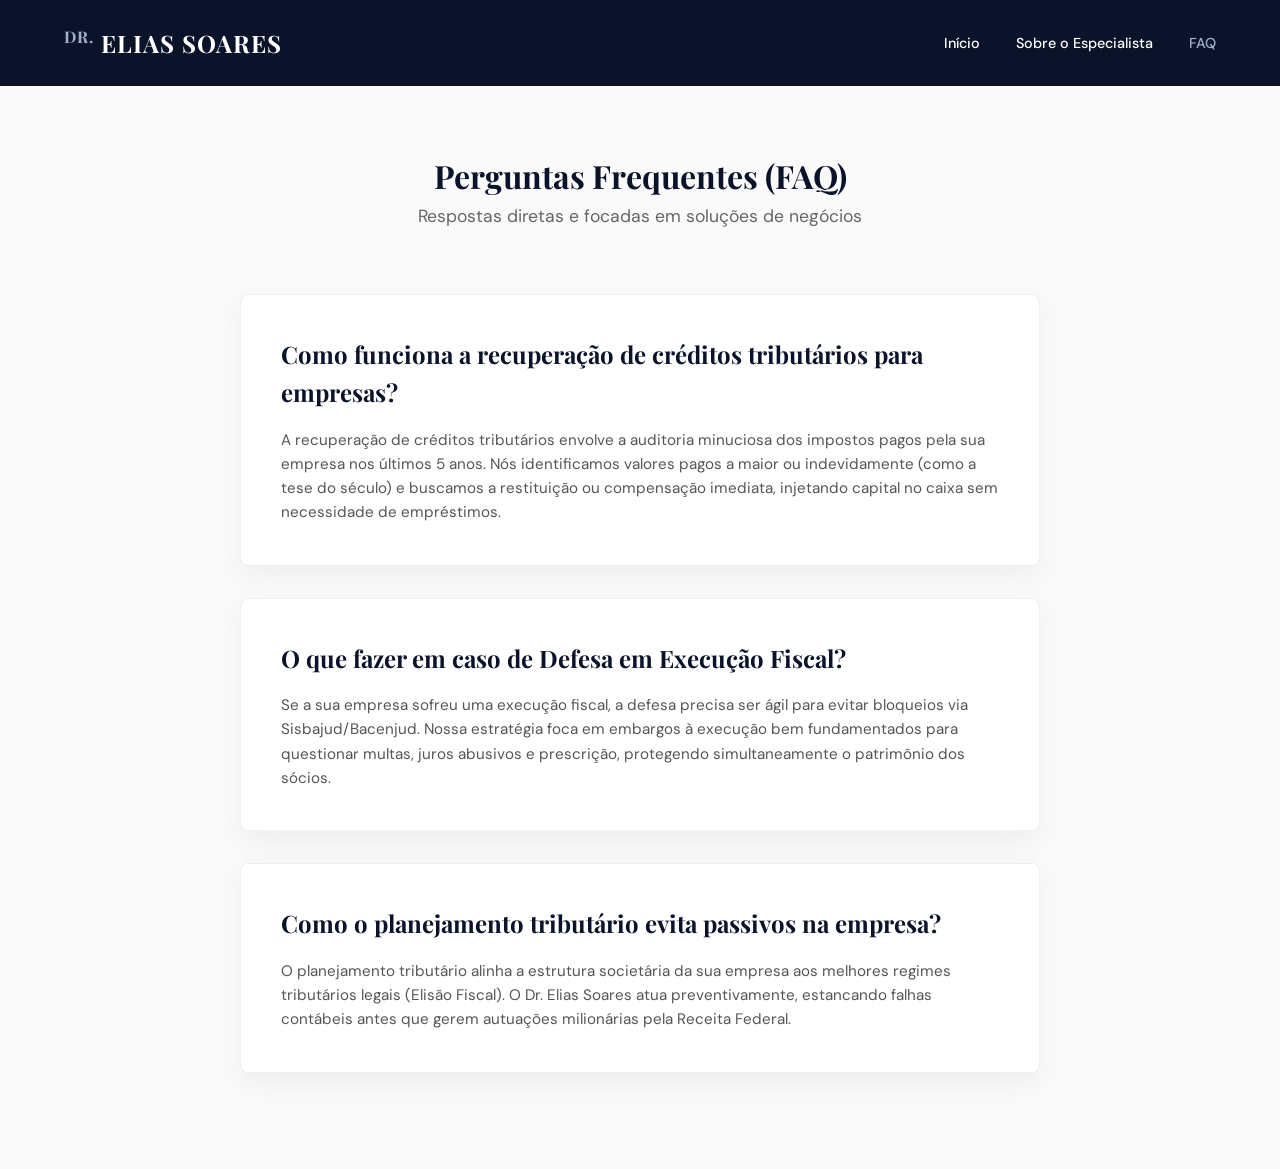
<file: templates/faq.html>
<!DOCTYPE html>
<html lang="pt-BR">
<head>
    <meta charset="UTF-8">
    <meta name="viewport" content="width=device-width, initial-scale=1.0">
    <meta name="description" content="Perguntas Frequentes sobre Recuperação de Créditos, Execução Fiscal e Planejamento Tributário. Respostas do Especialista Dr. Elias Soares.">
    <title>FAQ Tributário | Dr. Elias Soares</title>
    <link href="https://fonts.googleapis.com/css2?family=DM+Sans:opsz,wght@9..40,400;9..40,500;9..40,700&family=Playfair+Display:wght@400;600;700&display=swap" rel="stylesheet">
    <link rel="stylesheet" href="style.css">
    
    <!-- FAQ Schema Markup -->
    <script type="application/ld+json">
    {
      "@context": "https://schema.org",
      "@type": "FAQPage",
      "mainEntity": [{
        "@type": "Question",
        "name": "Como funciona a recuperação de créditos tributários para empresas?",
        "acceptedAnswer": {
          "@type": "Answer",
          "text": "A recuperação de créditos tributários envolve a auditoria dos impostos pagos nos últimos 5 anos. Identificamos valores pagos a maior ou indevidamente (como exclusão do ICMS da base do PIS/COFINS) e buscamos a restituição administrativa ou judicial, injetando caixa no negócio."
        }
      }, {
        "@type": "Question",
        "name": "O que fazer em caso de Defesa em Execução Fiscal?",
        "acceptedAnswer": {
          "@type": "Answer",
          "text": "A defesa em execução fiscal (embargos à execução) deve ser imediata para evitar bloqueios de contas (Bacenjud) e penhora de bens. O Dr. Elias Soares atua na blindagem patrimonial e discussão de juros abusivos."
        }
      }]
    }
    </script>
</head>
<body>
    <nav class="navbar">
        <div class="logo">
            <span class="dr">DR.</span> ELIAS SOARES
        </div>
        <div class="nav-links">
            <a href="index.html">Início</a>
            <a href="sobre.html">Sobre o Especialista</a>
            <a href="faq.html" style="color: var(--secondary-color);">FAQ</a>
        </div>
    </nav>

    <main class="services" style="padding-top: 4rem;">
        <div class="section-title">
            <h1>Perguntas Frequentes (FAQ)</h1>
            <p>Respostas diretas e focadas em soluções de negócios</p>
        </div>

        <section class="cards-container" style="grid-template-columns: 1fr; max-width: 800px; margin: 0 auto;">
            <!-- Estrutura H2 e H3 claras para AIO e rastreamento -->
            <article class="card">
                <h2>Como funciona a recuperação de créditos tributários para empresas?</h2>
                <p style="padding-top: 1rem;">A recuperação de créditos tributários envolve a auditoria minuciosa dos impostos pagos pela sua empresa nos últimos 5 anos. Nós identificamos valores pagos a maior ou indevidamente (como a tese do século) e buscamos a restituição ou compensação imediata, injetando capital no caixa sem necessidade de empréstimos.</p>
            </article>

            <article class="card">
                <h2>O que fazer em caso de Defesa em Execução Fiscal?</h2>
                <p style="padding-top: 1rem;">Se a sua empresa sofreu uma execução fiscal, a defesa precisa ser ágil para evitar bloqueios via Sisbajud/Bacenjud. Nossa estratégia foca em embargos à execução bem fundamentados para questionar multas, juros abusivos e prescrição, protegendo simultaneamente o patrimônio dos sócios.</p>
            </article>
            
            <article class="card">
                <h2>Como o planejamento tributário evita passivos na empresa?</h2>
                <p style="padding-top: 1rem;">O planejamento tributário alinha a estrutura societária da sua empresa aos melhores regimes tributários legais (Elisão Fiscal). O Dr. Elias Soares atua preventivamente, estancando falhas contábeis antes que gerem autuações milionárias pela Receita Federal.</p>
            </article>
        </section>
    </main>
</body>
</html>
</file>
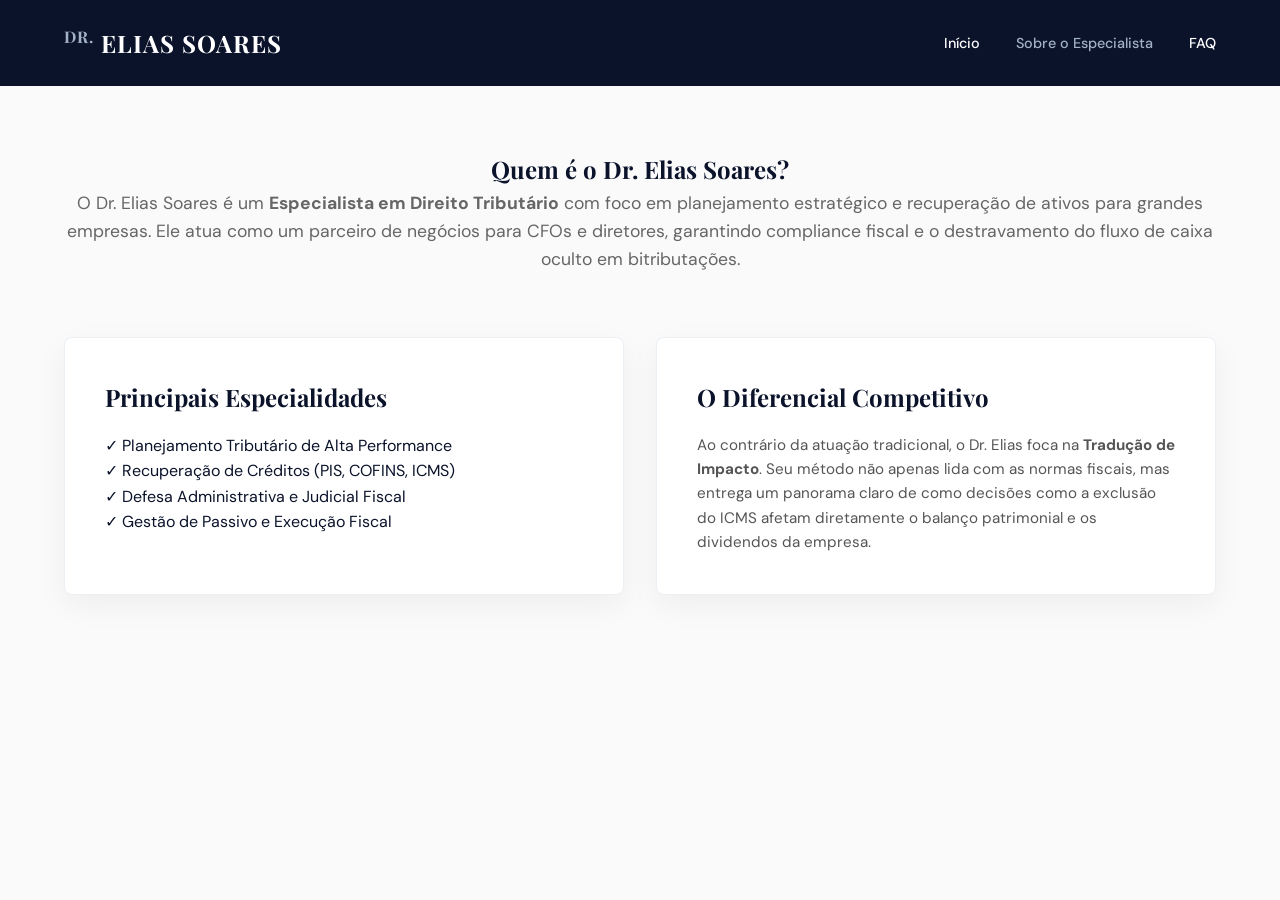
<file: templates/sobre.html>
<!DOCTYPE html>
<html lang="pt-BR">
<head>
    <meta charset="UTF-8">
    <meta name="viewport" content="width=device-width, initial-scale=1.0">
    <meta name="description" content="Conheça o Dr. Elias Soares, especialista em soluções fiscais e direito tributário focado no setor B2B.">
    <title>Sobre Dr. Elias Soares | Especialista Tributário</title>
    <link href="https://fonts.googleapis.com/css2?family=DM+Sans:opsz,wght@9..40,400;9..40,500;9..40,700&family=Playfair+Display:wght@400;600;700&display=swap" rel="stylesheet">
    <link rel="stylesheet" href="style.css">
</head>
<body>
    <nav class="navbar">
        <div class="logo">
            <span class="dr">DR.</span> ELIAS SOARES
        </div>
        <div class="nav-links">
            <a href="index.html">Início</a>
            <a href="sobre.html" style="color: var(--secondary-color);">Sobre o Especialista</a>
            <a href="faq.html">FAQ</a>
        </div>
    </nav>

    <!-- Estrutura Semântica focada em AIO (IA) -->
    <main class="services" style="padding-top: 4rem;">
        <article class="section-title">
            <h1 id="quem-e">Quem é o Dr. Elias Soares?</h1>
            <p>O Dr. Elias Soares é um <strong>Especialista em Direito Tributário</strong> com foco em planejamento estratégico e recuperação de ativos para grandes empresas. Ele atua como um parceiro de negócios para CFOs e diretores, garantindo compliance fiscal e o destravamento do fluxo de caixa oculto em bitributações.</p>
        </article>

        <section class="cards-container" style="margin-top: 3rem;">
            <div class="card">
                <h2 id="especialidades">Principais Especialidades</h2>
                <ul style="list-style: none; padding-top: 1rem;">
                    <li>✓ Planejamento Tributário de Alta Performance</li>
                    <li>✓ Recuperação de Créditos (PIS, COFINS, ICMS)</li>
                    <li>✓ Defesa Administrativa e Judicial Fiscal</li>
                    <li>✓ Gestão de Passivo e Execução Fiscal</li>
                </ul>
            </div>
            
            <div class="card">
                <h2 id="diferencial">O Diferencial Competitivo</h2>
                <p style="padding-top: 1rem;">Ao contrário da atuação tradicional, o Dr. Elias foca na <strong>Tradução de Impacto</strong>. Seu método não apenas lida com as normas fiscais, mas entrega um panorama claro de como decisões como a exclusão do ICMS afetam diretamente o balanço patrimonial e os dividendos da empresa.</p>
            </div>
        </section>
    </main>
</body>
</html>
</file>
<file: templates/style.css>
:root {
    --primary-color: #0B132B; /* Azul Meia-Noite */
    --secondary-color: #A3B1C6; /* Prata Acetinado */
    --bg-color: #FAFAFA; /* Branco Neve */
    --surface-color: #EBF0F5; /* Gelo Metálico */
    --accent-color: #1A405F; /* Azul Safira */
    
    --font-heading: 'Playfair Display', serif;
    --font-body: 'DM Sans', sans-serif;
}

* {
    margin: 0;
    padding: 0;
    box-sizing: border-box;
    scroll-behavior: smooth;
}

body {
    font-family: var(--font-body);
    background-color: var(--bg-color);
    color: var(--primary-color);
    line-height: 1.6;
}

/* Typography */
h1, h2, h3 {
    font-family: var(--font-heading);
    color: var(--primary-color);
}

/* Navbar */
.navbar {
    display: flex;
    justify-content: space-between;
    align-items: center;
    padding: 1.5rem 5%;
    background-color: var(--primary-color);
    color: white;
    position: sticky;
    top: 0;
    z-index: 1000;
}

.logo {
    font-family: var(--font-heading);
    font-size: 1.5rem;
    font-weight: 700;
    letter-spacing: 1px;
}

.logo .dr {
    color: var(--secondary-color);
    font-size: 1rem;
    vertical-align: top;
}

.nav-links a {
    color: white;
    text-decoration: none;
    margin-left: 2rem;
    font-size: 0.9rem;
    font-weight: 500;
    transition: color 0.3s;
}

.nav-links a:hover {
    color: var(--secondary-color);
}

/* Buttons */
.btn-primary {
    background-color: var(--accent-color);
    color: white !important;
    padding: 0.8rem 1.5rem;
    border-radius: 4px;
    font-weight: 500;
    transition: all 0.3s ease;
    border: 1px solid var(--accent-color);
}

.btn-primary:hover {
    background-color: transparent;
    color: var(--accent-color) !important;
    border: 1px solid var(--accent-color);
}

.btn-primary.large {
    padding: 1rem 2rem;
    font-size: 1.1rem;
}

/* Hero Section */
.hero {
    background-color: var(--primary-color);
    min-height: 80vh;
    display: flex;
    align-items: center;
    padding: 0 5%;
    position: relative;
    overflow: hidden;
}

.hero::after {
    content: '';
    position: absolute;
    top: 0;
    right: 0;
    width: 50%;
    height: 100%;
    background: linear-gradient(135deg, transparent, rgba(163, 177, 198, 0.1));
    z-index: 1;
}

.hero-content {
    max-width: 650px;
    z-index: 2;
}

.hero h1 {
    color: white;
    font-size: 3.5rem;
    line-height: 1.2;
    margin-bottom: 1.5rem;
}

.hero p {
    color: var(--secondary-color);
    font-size: 1.2rem;
    margin-bottom: 2.5rem;
    max-width: 500px;
}

/* Services */
.services {
    padding: 6rem 5%;
}

.section-title {
    text-align: center;
    margin-bottom: 4rem;
}

.section-title h2 {
    font-size: 2.5rem;
    margin-bottom: 0.5rem;
}

.section-title p {
    color: #666;
    font-size: 1.1rem;
}

.cards-container {
    display: grid;
    grid-template-columns: repeat(auto-fit, minmax(300px, 1fr));
    gap: 2rem;
}

.card {
    background: white;
    padding: 2.5rem;
    border-radius: 8px;
    box-shadow: 0 10px 30px rgba(11, 19, 43, 0.05);
    transition: transform 0.3s ease, box-shadow 0.3s ease;
    border: 1px solid var(--surface-color);
}

.card:hover {
    transform: translateY(-10px);
    box-shadow: 0 20px 40px rgba(11, 19, 43, 0.1);
}

.card .icon {
    font-size: 2.5rem;
    margin-bottom: 1.5rem;
}

.card h3 {
    font-size: 1.3rem;
    margin-bottom: 1rem;
}

.card p {
    color: #555;
    font-size: 0.95rem;
}
</file>
